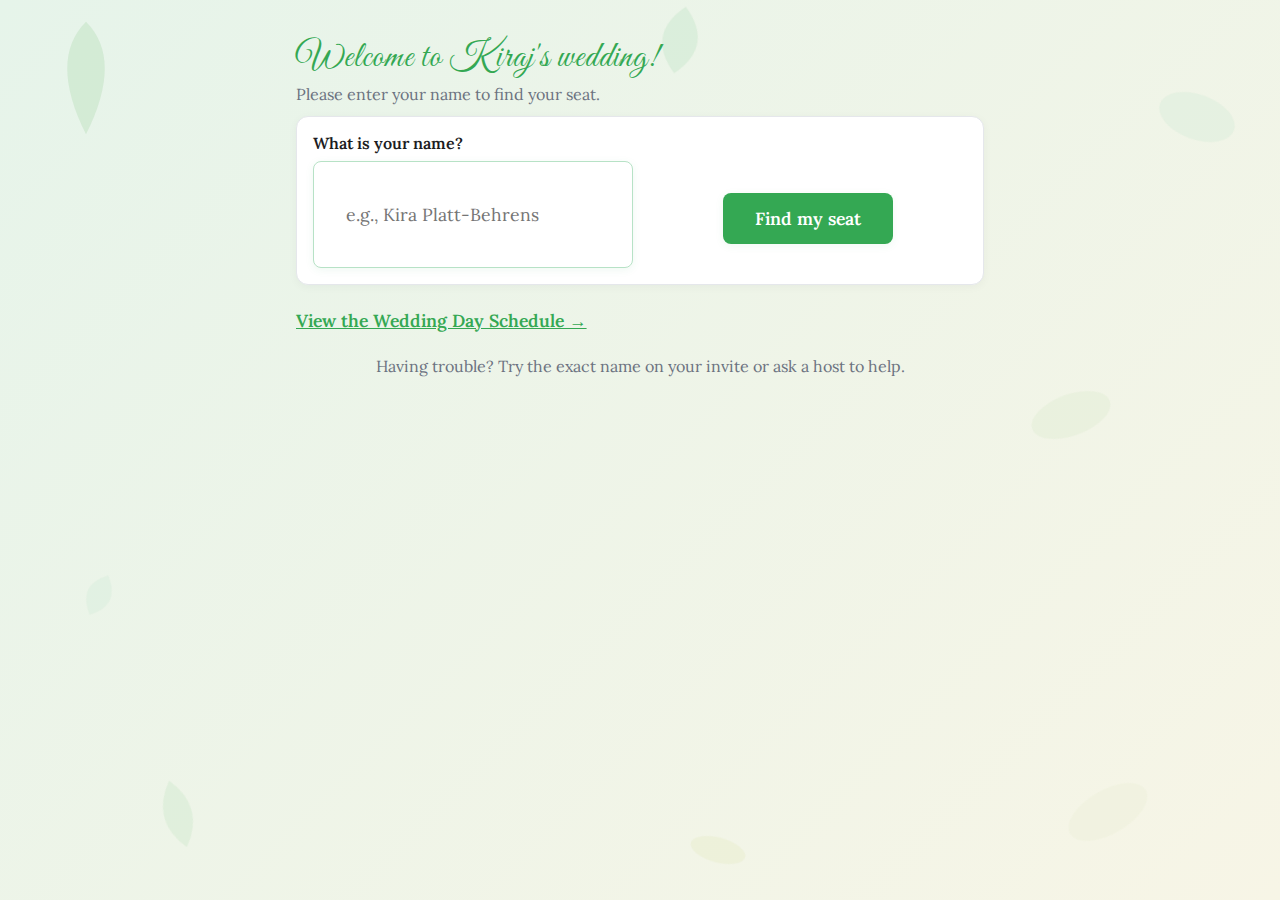
<file: index.html>
<!doctype html>
<html lang="en">
<head>
  <meta charset="utf-8" />
  <meta name="viewport" content="width=device-width, initial-scale=1" />
  <title>Kiraj Wedding Seating Lookup</title>
  <meta name="description" content="Find your wedding seat." />
  <link rel="stylesheet" href="style.css" />
  <link href="https://fonts.googleapis.com/css2?family=Great+Vibes&family=Lora:wght@400;600&display=swap" rel="stylesheet">
  <style>
    #name-input {
      padding: 14px 32px;
      font-size: 1.1rem;
      border-radius: 8px;
      box-shadow: 0 2px 8px rgba(52,168,83,0.08);
      border: 1px solid #b7e2c6;
      max-width: 320px;
      margin-right: 8px;
      font-family: 'Lora', serif;
    }
    body {
      font-family: 'Lora', serif;
      background: linear-gradient(135deg, #e6f4ea 0%, #f7f5e6 100%);
      min-height: 100vh;
      position: relative;
      overflow-x: hidden;
    }
    h1, h2, h3 {
      font-family: 'Great Vibes', cursive;
      font-weight: 400;
      font-size: 2.2rem;
      color: #34a853;
      letter-spacing: 1px;
    }
    .sub, label, .muted, nav a, button, .lookup-btn {
      font-family: 'Lora', serif;
    }
    .muted {
      font-size: 1rem;
      color: #6b7280;
    }
    /* ...existing botanical and accent styles... */
    .botanical-bg {
      position: fixed;
      top: 0; left: 0; width: 100vw; height: 100vh;
      pointer-events: none;
      z-index: 0;
    }
    .botanical-leaf {
      position: absolute;
      opacity: 0.18;
      filter: blur(0.5px);
    }
    .leaf1 { left: 2vw; top: 2vh; width: 120px; }
    .leaf2 { right: 3vw; top: 8vh; width: 90px; transform: rotate(20deg); }
    .leaf3 { left: 10vw; bottom: 4vh; width: 100px; transform: rotate(-15deg); }
    .leaf4 { right: 8vw; bottom: 2vh; width: 140px; transform: rotate(-30deg); }
    .leaf5 { left: 50vw; top: 0vh; width: 80px; transform: rotate(10deg); }
    .leaf6 { right: 12vw; top: 40vh; width: 110px; transform: rotate(-20deg); }
    .leaf7 { left: 5vw; bottom: 30vh; width: 70px; transform: rotate(25deg); }
    .leaf8 { right: 40vw; bottom: 0vh; width: 100px; transform: rotate(15deg); }
    :root {
      --accent: #34a853;
    }
    .lookup-btn, button[type="submit"] {
      display: block;
      margin: 32px auto 24px auto;
      padding: 14px 32px;
      background: var(--accent, #34a853);
      color: #fff;
      font-weight: 600;
      font-size: 1.1rem;
      border-radius: 8px;
      text-decoration: none;
      box-shadow: 0 2px 8px rgba(52,168,83,0.08);
      transition: background 0.2s, color 0.2s, box-shadow 0.2s;
      text-align: center;
      max-width: 320px;
      border: none;
      cursor: pointer;
    }
    .lookup-btn:hover, button[type="submit"]:hover {
      background: #81c995;
      color: #fff;
      box-shadow: 0 4px 16px rgba(52,168,83,0.12);
    }
    nav a {
      color: var(--accent, #34a853) !important;
      font-weight: 600;
      font-size: 1.1em;
      transition: color 0.2s;
    }
    nav a:hover {
      color: #81c995 !important;
    }
    .suggestion {
      background: #e6f4ea;
      color: var(--accent, #34a853);
      border-left: 4px solid var(--accent, #34a853);
      box-shadow: 0 2px 8px rgba(52,168,83,0.08);
      border-radius: 6px;
      padding: 8px 16px;
      margin-bottom: 8px;
      cursor: pointer;
      transition: background 0.2s, color 0.2s;
    }
    .suggestion.selected {
      background: #fffbe6;
      color: #f59e42;
      border-left: 4px solid #f59e42;
    }
    #status {
      margin-top: 16px;
      color: #34a853;
      font-weight: 600;
    }
  </style>
  <style>
    body {
      background: linear-gradient(135deg, #e6f4ea 0%, #f7f5e6 100%);
      min-height: 100vh;
      position: relative;
      overflow-x: hidden;
    }
    .botanical-bg {
      position: fixed;
      top: 0; left: 0; width: 100vw; height: 100vh;
      pointer-events: none;
      z-index: 0;
    }
    .botanical-leaf {
      position: absolute;
      opacity: 0.18;
      filter: blur(0.5px);
    }
    .leaf1 { left: 2vw; top: 2vh; width: 120px; }
    .leaf2 { right: 3vw; top: 8vh; width: 90px; transform: rotate(20deg); }
    .leaf3 { left: 10vw; bottom: 4vh; width: 100px; transform: rotate(-15deg); }
    .leaf4 { right: 8vw; bottom: 2vh; width: 140px; transform: rotate(-30deg); }
    .leaf5 { left: 50vw; top: 0vh; width: 80px; transform: rotate(10deg); }
    .leaf6 { right: 12vw; top: 40vh; width: 110px; transform: rotate(-20deg); }
    .leaf7 { left: 5vw; bottom: 30vh; width: 70px; transform: rotate(25deg); }
    .leaf8 { right: 40vw; bottom: 0vh; width: 100px; transform: rotate(15deg); }
    :root {
      --accent: #34a853;
    }
    .lookup-btn, button[type="submit"] {
      display: block;
      margin: 32px auto 24px auto;
      padding: 14px 32px;
      background: var(--accent, #34a853);
      color: #fff;
      font-weight: 600;
      font-size: 1.1rem;
      border-radius: 8px;
      text-decoration: none;
      box-shadow: 0 2px 8px rgba(52,168,83,0.08);
      transition: background 0.2s, color 0.2s, box-shadow 0.2s;
      text-align: center;
      max-width: 320px;
      border: none;
      cursor: pointer;
    }
    .lookup-btn:hover, button[type="submit"]:hover {
      background: #81c995;
      color: #fff;
      box-shadow: 0 4px 16px rgba(52,168,83,0.12);
    }
    nav a {
      color: var(--accent, #34a853) !important;
      font-weight: 600;
      font-size: 1.1em;
      transition: color 0.2s;
    }
    nav a:hover {
      color: #81c995 !important;
    }
    .suggestion {
      background: #e6f4ea;
      color: var(--accent, #34a853);
      border-left: 4px solid var(--accent, #34a853);
      box-shadow: 0 2px 8px rgba(52,168,83,0.08);
      border-radius: 6px;
      padding: 8px 16px;
      margin-bottom: 8px;
      cursor: pointer;
      transition: background 0.2s, color 0.2s;
    }
    .suggestion.selected {
      background: #fffbe6;
      color: #f59e42;
      border-left: 4px solid #f59e42;
    }
    #status {
      margin-top: 16px;
      color: #34a853;
      font-weight: 600;
    }
  </style>
</head>
<body>
  <div class="botanical-bg">
    <svg class="botanical-leaf leaf1" viewBox="0 0 64 64"><path d="M32 2 Q52 22 32 62 Q12 22 32 2 Z" fill="#7cbf7b"/></svg>
    <svg class="botanical-leaf leaf2" viewBox="0 0 64 64"><ellipse cx="32" cy="32" rx="28" ry="16" fill="#b6e2c6"/></svg>
    <svg class="botanical-leaf leaf3" viewBox="0 0 64 64"><path d="M32 10 Q50 32 32 54 Q14 32 32 10 Z" fill="#a3d9a5"/></svg>
    <svg class="botanical-leaf leaf4" viewBox="0 0 64 64"><ellipse cx="32" cy="32" rx="20" ry="10" fill="#e2eac6"/></svg>
    <svg class="botanical-leaf leaf5" viewBox="0 0 64 64"><path d="M32 5 Q60 32 32 59 Q4 32 32 5 Z" fill="#8fd19e"/></svg>
    <svg class="botanical-leaf leaf6" viewBox="0 0 64 64"><ellipse cx="32" cy="32" rx="24" ry="12" fill="#c6e2b6"/></svg>
    <svg class="botanical-leaf leaf7" viewBox="0 0 64 64"><path d="M32 12 Q54 32 32 52 Q10 32 32 12 Z" fill="#b7e2c6"/></svg>
    <svg class="botanical-leaf leaf8" viewBox="0 0 64 64"><ellipse cx="32" cy="32" rx="18" ry="8" fill="#d9e2a3"/></svg>
  </div>
  <main class="container">
    <header>
      <h1>Welcome to Kiraj's wedding!</h1>
      <p class="sub">Please enter your name to find your seat.</p>
    </header>

    <form id="lookup-form" class="card">
      <label for="name-input">What is your name?</label>
      <div class="input-row">
        <input id="name-input" name="name" type="text" placeholder="e.g., Kira Platt-Behrens" autocomplete="name" required />
        <button type="submit" class="lookup-btn">Find my seat</button>
      </div>
    </form>
    <div id="status"></div>
    <section id="result" aria-live="polite"></section>
    <section id="suggestions" aria-live="polite"></section>

    <nav style="margin: 24px 0 0 0;">
      <a href="schedule.html" style="color: var(--accent); font-weight: 600; font-size: 1.1em;">View the Wedding Day Schedule &rarr;</a>
    </nav>
    <footer>
      <p class="muted">Having trouble? Try the exact name on your invite or ask a host to help.</p>
    </footer>
  </main>

  <script src="app.js"></script>
</body>
</html>
</file>
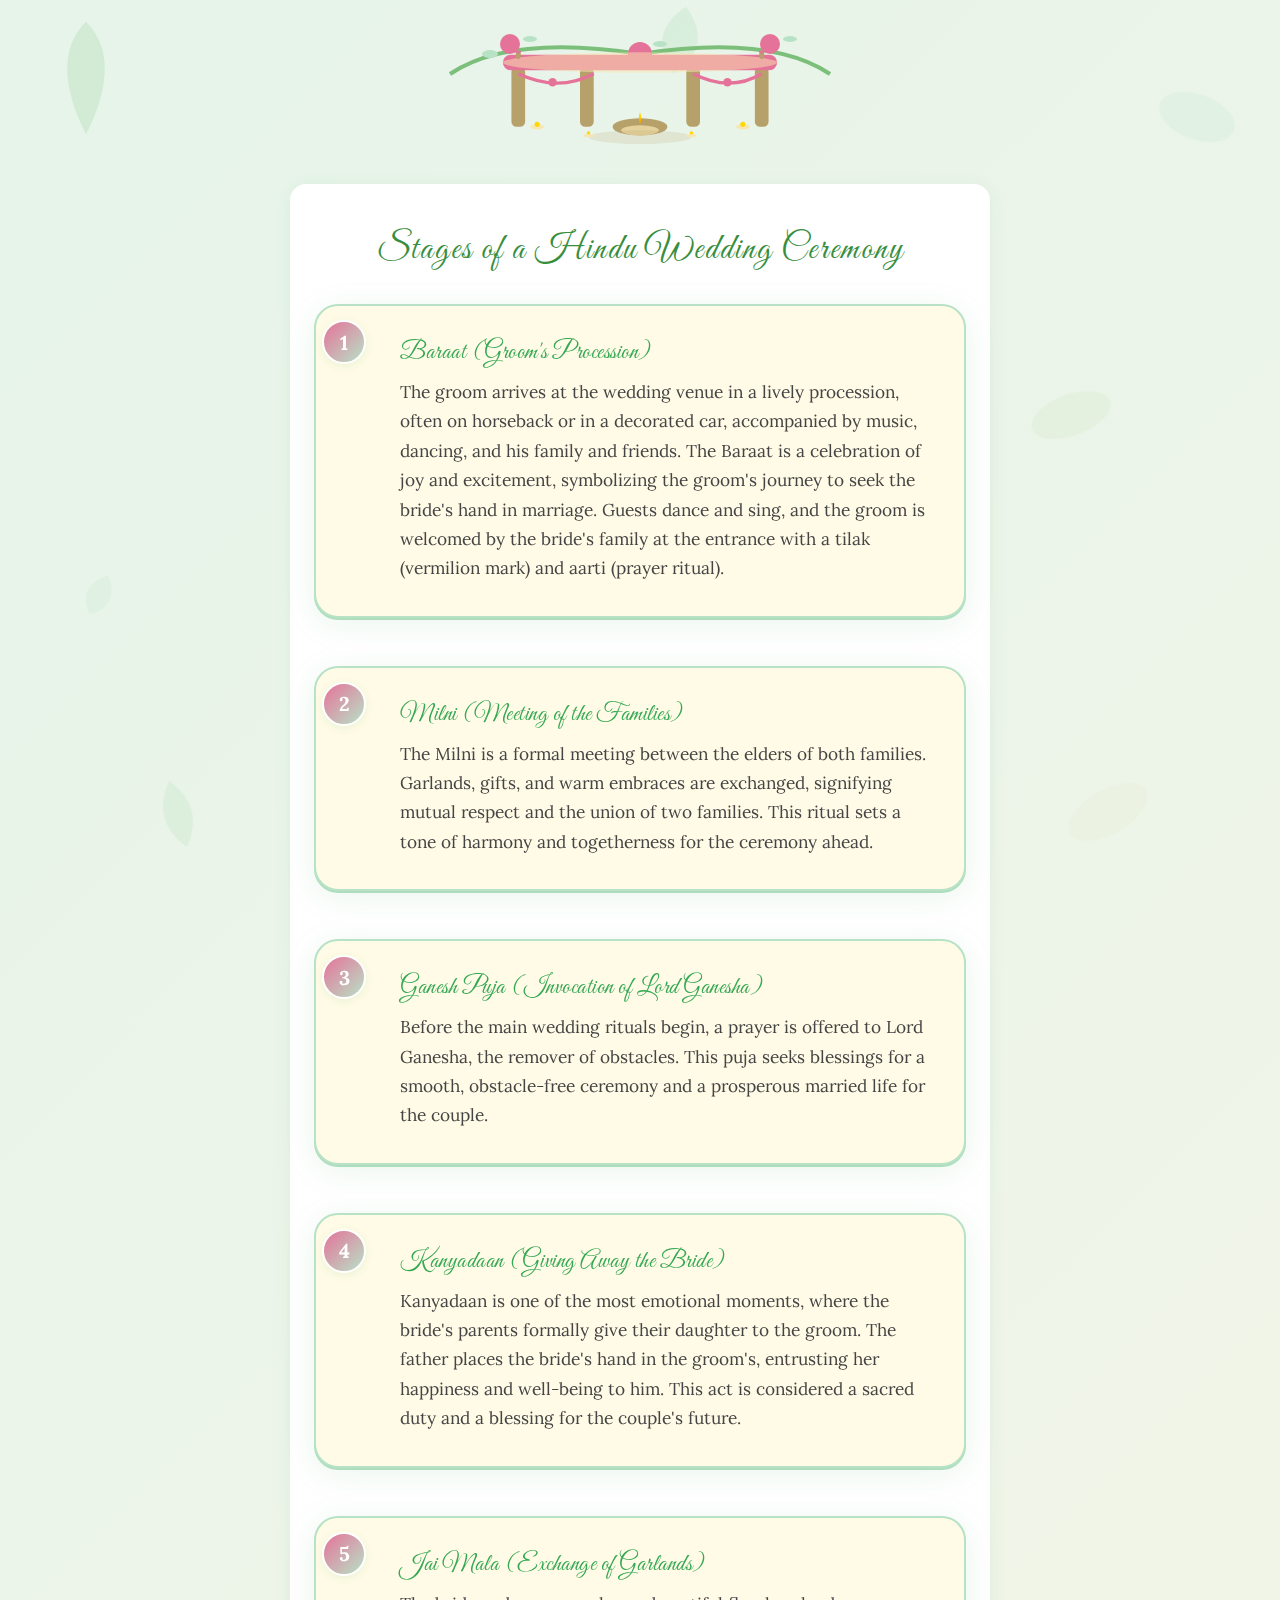
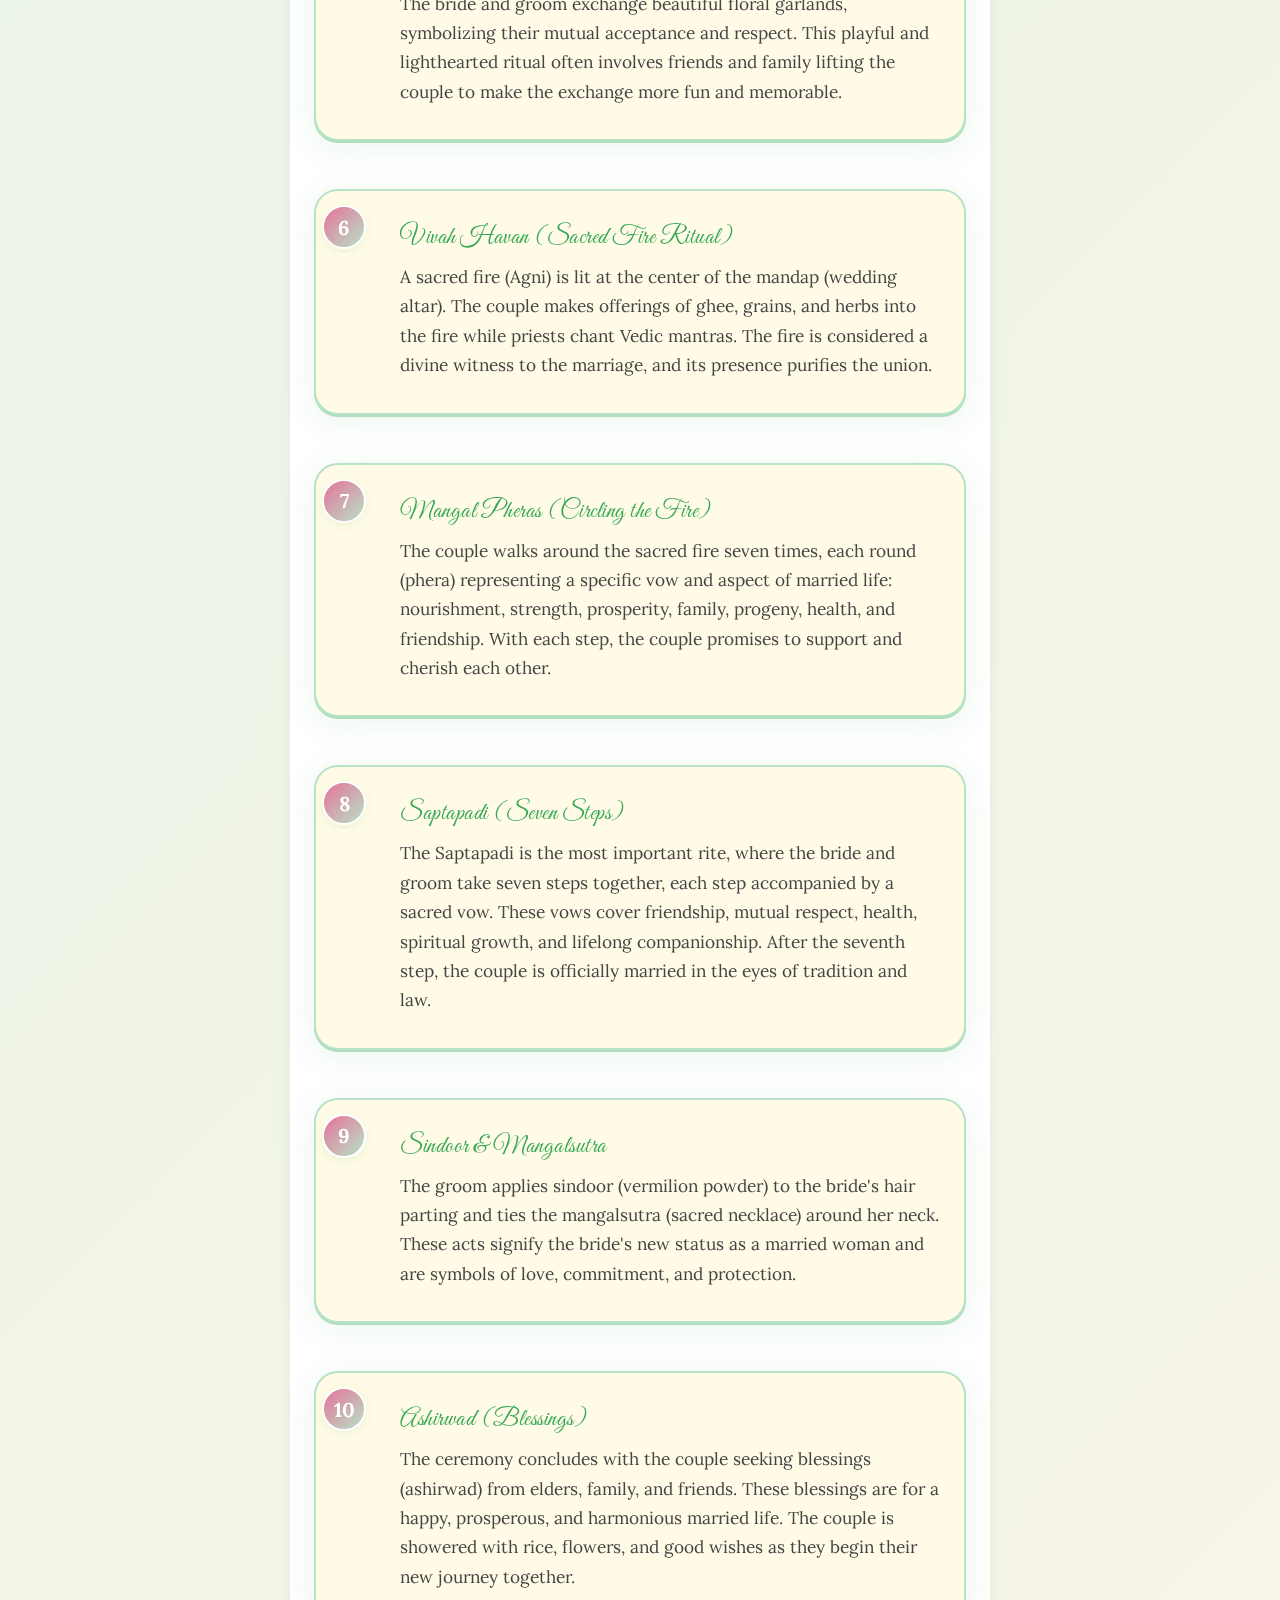
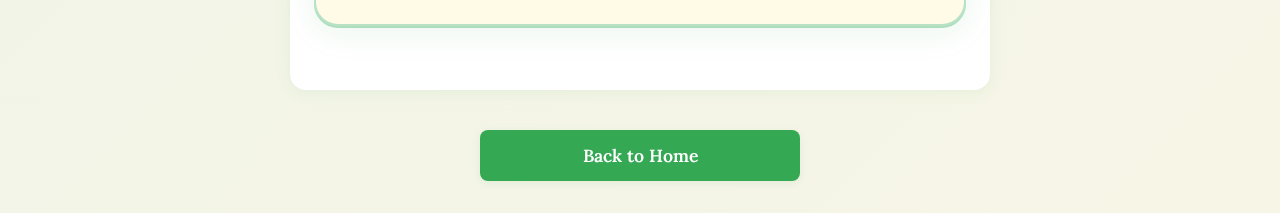
<file: hindu-ceremony.html>
<!DOCTYPE html>
<html lang="en">
<head>
  <meta charset="UTF-8">
  <meta name="viewport" content="width=device-width, initial-scale=1.0">
  <title>Hindu Wedding Ceremony Information</title>
  <link rel="stylesheet" href="style.css">
  <link href="https://fonts.googleapis.com/css2?family=Great+Vibes&family=Lora:wght@400;600&display=swap" rel="stylesheet">
  <style>
    .floral-garland {
      position: absolute;
      top: 0; left: 50%;
      transform: translateX(-50%);
      width: 420px;
      height: 60px;
      z-index: 3;
      pointer-events: none;
      margin-bottom: 16px;
    }
    .botanical-bg {
      position: fixed;
      top: 0; left: 0; width: 100vw; height: 100vh;
      pointer-events: none;
      z-index: 0;
    }
    .botanical-leaf {
      position: absolute;
      opacity: 0.18;
      filter: blur(0.5px);
    }
    .leaf1 { left: 2vw; top: 2vh; width: 120px; }
    .leaf2 { right: 3vw; top: 8vh; width: 90px; transform: rotate(20deg); }
    .leaf3 { left: 10vw; bottom: 4vh; width: 100px; transform: rotate(-15deg); }
    .leaf4 { right: 8vw; bottom: 2vh; width: 140px; transform: rotate(-30deg); }
    .leaf5 { left: 50vw; top: 0vh; width: 80px; transform: rotate(10deg); }
    .leaf6 { right: 12vw; top: 40vh; width: 110px; transform: rotate(-20deg); }
    .leaf7 { left: 5vw; bottom: 30vh; width: 70px; transform: rotate(25deg); }
    .leaf8 { right: 40vw; bottom: 0vh; width: 100px; transform: rotate(15deg); }
    body {
      font-family: 'Lora', serif;
      background: linear-gradient(135deg, #e6f4ea 0%, #f7f5e6 100%);
      min-height: 100vh;
      position: relative;
      overflow-x: hidden;
    }
    h1, h2, h3 {
      font-family: 'Great Vibes', cursive;
      font-weight: 400;
      color: #34a853;
      letter-spacing: 1px;
    }
    .container {
      max-width: 700px;
      margin: 40px auto 32px auto;
      background: #fff;
      border-radius: 16px;
      box-shadow: 0 2px 16px rgba(52,168,83,0.08);
      padding: 32px 24px 32px 24px;
    }
    .stage {
      margin-bottom: 32px;
      padding-bottom: 16px;
      border-bottom: 0;
      position: relative;
    }
    .stage:not(:last-child)::after {
      content: '';
      display: block;
      width: 60px;
      height: 0;
      border-bottom: 2px dashed #b7e2c6;
      margin: 24px auto 0 auto;
      opacity: 0.7;
    }
    .stage-title {
      font-size: 1.4rem;
      color: #388e3c;
      margin-bottom: 8px;
      font-family: 'Lora', serif;
    }
    .stage-desc {
      font-size: 1.08rem;
      color: #444;
      line-height: 1.7;
    }
    .return-btn {
      display: block;
      margin: 40px auto 0 auto;
      padding: 14px 32px;
      background: var(--accent, #34a853);
      color: #fff;
      font-weight: 600;
      font-size: 1.1rem;
      border-radius: 8px;
      text-decoration: none;
      box-shadow: 0 2px 8px rgba(52,168,83,0.10);
      transition: background 0.2s, color 0.2s, box-shadow 0.2s;
      text-align: center;
      max-width: 320px;
    }
    .return-btn:hover {
      background: #81c995;
      color: #fff;
      box-shadow: 0 4px 16px rgba(52,168,83,0.18);
    }
    .confetti {
      position: fixed;
      top: 0; left: 0; width: 100vw; height: 100vh;
      pointer-events: none;
      z-index: 0;
    }
    .confetti-dot {
      position: absolute;
      border-radius: 50%;
      opacity: 0.7;
      animation: confetti-fall 6s linear infinite;
    }
    @keyframes confetti-fall {
      0% { transform: translateY(-10vh) scale(1); opacity: 0.7; }
      80% { opacity: 0.7; }
      100% { transform: translateY(110vh) scale(1.1); opacity: 0; }
    }
    @media (max-width: 600px) {
      .container {
        padding: 12px 4px 24px 4px;
      }
      h1 {
        font-size: 1.5rem;
      }
      .stage-title {
        font-size: 1.1rem;
        font-family: 'Lora', serif;
      }
    }
    .ceremony-cards {
      display: flex;
      flex-wrap: wrap;
      gap: 32px;
      justify-content: center;
      margin-top: 32px;
      margin-bottom: 32px;
    }
    .ceremony-card {
      background: linear-gradient(135deg, #fffbe6 0%, #e6f4ea 100%);
      border-radius: 18px;
      box-shadow: 0 4px 24px rgba(52,168,83,0.10), 0 1.5px 0 #b7e2c6;
      padding: 32px 28px 28px 28px;
      max-width: 340px;
      min-width: 260px;
      flex: 1 1 280px;
      position: relative;
      transition: transform 0.18s, box-shadow 0.18s;
      border: 1.5px solid #b7e2c6;
      margin-bottom: 0;
    }
    .ceremony-card:hover {
      transform: translateY(-6px) scale(1.025);
      box-shadow: 0 8px 32px rgba(52,168,83,0.18), 0 2px 0 #b7e2c6;
      z-index: 2;
    }
    .ceremony-card h2 {
      font-family: 'Great Vibes', cursive;
      font-size: 1.35rem;
      color: #34a853;
      margin-bottom: 10px;
      margin-top: 0;
      letter-spacing: 0.5px;
    }
    .ceremony-card p {
      font-size: 1.08rem;
      color: #444;
      line-height: 1.7;
      margin: 0;
    }
    .card-number {
      position: absolute;
      top: 18px;
      left: 18px;
      background: linear-gradient(135deg, #e57399 0%, #b7e2c6 100%);
      color: #fff;
      font-family: 'Lora', serif;
      font-size: 1.25rem;
      font-weight: bold;
      width: 44px;
      height: 44px;
      border-radius: 50%;
      display: flex;
      align-items: center;
      justify-content: center;
      box-shadow: 0 2px 8px rgba(52,168,83,0.10);
      border: 2.5px solid #fff;
      z-index: 3;
    }
    .book-content {
      flex: 1;
      display: flex;
      flex-direction: column;
      justify-content: center;
      position: relative;
      padding-left: 60px;
    }
    @media (max-width: 800px) {
      .ceremony-cards {
        flex-direction: column;
        align-items: center;
      }
      .ceremony-card {
        max-width: 98vw;
        min-width: 0;
      }
    }
    .book-layout {
      display: flex;
      flex-direction: column;
      gap: 48px;
      margin-top: 32px;
      margin-bottom: 32px;
      align-items: center;
    }
    .book-page {
      display: flex;
      flex-direction: row;
      background: #fffbe6;
      border-radius: 24px;
      box-shadow: 0 6px 32px rgba(52,168,83,0.10), 0 2px 0 #b7e2c6;
      max-width: 800px;
      width: 100%;
      padding: 32px 24px;
      position: relative;
      border: 2px solid #b7e2c6;
      overflow: hidden;
    }
    .book-content {
      flex: 1;
      display: flex;
      flex-direction: column;
      justify-content: center;
      position: relative;
      padding-left: 60px;
    }
    .book-content h2 {
      font-family: 'Great Vibes', cursive;
      font-size: 1.5rem;
      color: #34a853;
      margin-bottom: 10px;
      margin-top: 0;
      letter-spacing: 0.5px;
    }
    .book-content p {
      font-size: 1.08rem;
      color: #444;
      line-height: 1.7;
      margin: 0;
    }
    .card-number {
      position: absolute;
      top: -18px;
      left: -18px;
      background: linear-gradient(135deg, #e57399 0%, #b7e2c6 100%);
      color: #fff;
      font-family: 'Lora', serif;
      font-size: 1.25rem;
      font-weight: bold;
      width: 44px;
      height: 44px;
      border-radius: 50%;
      display: flex;
      align-items: center;
      justify-content: center;
      box-shadow: 0 2px 8px rgba(52,168,83,0.10);
      border: 2.5px solid #fff;
      z-index: 3;
    }
    @media (max-width: 900px) {
      .book-page {
        flex-direction: column;
        align-items: center;
      }
    }
  </style>
</head>
<body>
  <!-- Animated Mandap Illustration with more detail -->
  <div style="width:100%;display:flex;justify-content:center;margin-top:24px;margin-bottom:16px;z-index:10;position:relative;">
    <svg viewBox="0 0 360 140" width="340" height="120" style="max-width:95vw;">
      <!-- Mandap pillars -->
      <rect x="30" y="50" width="16" height="70" rx="6" fill="#b7a16a"/>
      <rect x="314" y="50" width="16" height="70" rx="6" fill="#b7a16a"/>
      <rect x="110" y="50" width="16" height="70" rx="6" fill="#b7a16a"/>
      <rect x="234" y="50" width="16" height="70" rx="6" fill="#b7a16a"/>
      <!-- Mandap canopy -->
      <rect x="20" y="36" width="320" height="18" rx="9" fill="#e57399"/>
      <ellipse cx="180" cy="45" rx="160" ry="12" fill="#f7e6b2" opacity="0.5"/>
      <!-- Garlands -->
      <path d="M38,58 Q85,80 126,58" stroke="#e57399" stroke-width="4" fill="none"/>
      <path d="M242,58 Q285,80 322,58" stroke="#e57399" stroke-width="4" fill="none"/>
      <circle cx="78" cy="68" r="5" fill="#e57399"/>
      <circle cx="282" cy="68" r="5" fill="#e57399"/>
      <!-- Sacred fire base -->
      <ellipse cx="180" cy="120" rx="32" ry="10" fill="#b7a16a"/>
      <ellipse cx="180" cy="124" rx="22" ry="6" fill="#f7e6b2" opacity="0.7"/>
      <!-- Sacred fire (animated) -->
      <g>
        <animateTransform attributeName="transform" type="translate" values="0,0;0,-2;0,0" keyTimes="0;0.5;1" dur="1.2s" repeatCount="indefinite"/>
        <path d="M180 118 Q178 110 180 106 Q182 110 180 118 Z" fill="#ffd700">
          <animate attributeName="d" values="M180 118 Q178 110 180 106 Q182 110 180 118 Z;M180 118 Q177 112 180 104 Q183 112 180 118 Z;M180 118 Q178 110 180 106 Q182 110 180 118 Z" keyTimes="0;0.5;1" dur="1.2s" repeatCount="indefinite"/>
        </path>
        <path d="M180 118 Q179 114 180 110 Q181 114 180 118 Z" fill="#ff9800" opacity="0.8">
          <animate attributeName="d" values="M180 118 Q179 114 180 110 Q181 114 180 118 Z;M180 118 Q178 115 180 109 Q182 115 180 118 Z;M180 118 Q179 114 180 110 Q181 114 180 118 Z" keyTimes="0;0.5;1" dur="1.2s" repeatCount="indefinite"/>
        </path>
        <path d="M180 118 Q180 116 180 114 Q180 116 180 118 Z" fill="#e57300" opacity="0.7">
          <animate attributeName="d" values="M180 118 Q180 116 180 114 Q180 116 180 118 Z;M180 118 Q179 117 180 113 Q181 117 180 118 Z;M180 118 Q180 116 180 114 Q180 116 180 118 Z" keyTimes="0;0.5;1" dur="1.2s" repeatCount="indefinite"/>
        </path>
      </g>
      <!-- Mandap floor shadow -->
      <ellipse cx="180" cy="132" rx="60" ry="8" fill="#b7a16a" opacity="0.18"/>
      <!-- Decorative diyas -->
      <g>
        <ellipse cx="60" cy="120" rx="8" ry="3" fill="#f7e6b2"/>
        <ellipse cx="300" cy="120" rx="8" ry="3" fill="#f7e6b2"/>
        <ellipse cx="120" cy="130" rx="6" ry="2" fill="#f7e6b2"/>
        <ellipse cx="240" cy="130" rx="6" ry="2" fill="#f7e6b2"/>
        <circle cx="60" cy="117" r="3" fill="#ffd700"/>
        <circle cx="300" cy="117" r="3" fill="#ffd700"/>
        <circle cx="120" cy="127" r="2" fill="#ffd700"/>
        <circle cx="240" cy="127" r="2" fill="#ffd700"/>
      </g>
      <!-- Mandap bells -->
      <g>
        <ellipse cx="38" cy="36" rx="3" ry="5" fill="#b7a16a"/>
        <ellipse cx="322" cy="36" rx="3" ry="5" fill="#b7a16a"/>
        <rect x="35" y="31" width="6" height="3" rx="1.5" fill="#e57399"/>
        <rect x="319" y="31" width="6" height="3" rx="1.5" fill="#e57399"/>
      </g>
    </svg>
  </div>
  <svg class="floral-garland" viewBox="0 0 420 60">
    <path d="M20,50 Q80,10 210,30 Q340,10 400,50" stroke="#7cbf7b" stroke-width="4" fill="none"/>
    <circle cx="80" cy="20" r="10" fill="#e57399"/>
    <circle cx="210" cy="30" r="12" fill="#e57399"/>
    <circle cx="340" cy="20" r="10" fill="#e57399"/>
    <ellipse cx="60" cy="30" rx="8" ry="4" fill="#b7e2c6"/>
    <ellipse cx="100" cy="15" rx="7" ry="3" fill="#b7e2c6"/>
    <ellipse cx="190" cy="40" rx="8" ry="4" fill="#b7e2c6"/>
    <ellipse cx="230" cy="20" rx="7" ry="3" fill="#b7e2c6"/>
    <ellipse cx="320" cy="35" rx="8" ry="4" fill="#b7e2c6"/>
    <ellipse cx="360" cy="15" rx="7" ry="3" fill="#b7e2c6"/>
  </svg>
  <div class="botanical-bg">
    <svg class="botanical-leaf leaf1" viewBox="0 0 64 64"><path d="M32 2 Q52 22 32 62 Q12 22 32 2 Z" fill="#7cbf7b"/></svg>
    <svg class="botanical-leaf leaf2" viewBox="0 0 64 64"><ellipse cx="32" cy="32" rx="28" ry="16" fill="#b6e2c6"/></svg>
    <svg class="botanical-leaf leaf3" viewBox="0 0 64 64"><path d="M32 10 Q50 32 32 54 Q14 32 32 10 Z" fill="#a3d9a5"/></svg>
    <svg class="botanical-leaf leaf4" viewBox="0 0 64 64"><ellipse cx="32" cy="32" rx="20" ry="10" fill="#e2eac6"/></svg>
    <svg class="botanical-leaf leaf5" viewBox="0 0 64 64"><path d="M32 5 Q60 32 32 59 Q4 32 32 5 Z" fill="#8fd19e"/></svg>
    <svg class="botanical-leaf leaf6" viewBox="0 0 64 64"><ellipse cx="32" cy="32" rx="24" ry="12" fill="#c6e2b6"/></svg>
    <svg class="botanical-leaf leaf7" viewBox="0 0 64 64"><path d="M32 12 Q54 32 32 52 Q10 32 32 12 Z" fill="#b7e2c6"/></svg>
    <svg class="botanical-leaf leaf8" viewBox="0 0 64 64"><ellipse cx="32" cy="32" rx="18" ry="8" fill="#d9e2a3"/></svg>
  </div>
  <div class="container">
    <h1 style="font-family:'Great Vibes',cursive;font-size:2.2rem;text-align:center;margin-bottom:32px;letter-spacing:2px;color:#388e3c;">Stages of a Hindu Wedding Ceremony</h1>
    <div class="book-layout">
      <div class="book-page">
        <div class="book-content">
          <div class="card-number">1</div>
          <h2>Baraat (Groom's Procession)</h2>
          <p>The groom arrives at the wedding venue in a lively procession, often on horseback or in a decorated car, accompanied by music, dancing, and his family and friends. The Baraat is a celebration of joy and excitement, symbolizing the groom's journey to seek the bride's hand in marriage. Guests dance and sing, and the groom is welcomed by the bride's family at the entrance with a tilak (vermilion mark) and aarti (prayer ritual).</p>
        </div>
      </div>
      <div class="book-page">
        <div class="book-content">
          <div class="card-number">2</div>
          <h2>Milni (Meeting of the Families)</h2>
          <p>The Milni is a formal meeting between the elders of both families. Garlands, gifts, and warm embraces are exchanged, signifying mutual respect and the union of two families. This ritual sets a tone of harmony and togetherness for the ceremony ahead.</p>
        </div>
      </div>
      <div class="book-page">
        <div class="book-content">
          <div class="card-number">3</div>
          <h2>Ganesh Puja (Invocation of Lord Ganesha)</h2>
          <p>Before the main wedding rituals begin, a prayer is offered to Lord Ganesha, the remover of obstacles. This puja seeks blessings for a smooth, obstacle-free ceremony and a prosperous married life for the couple.</p>
        </div>
      </div>
      <div class="book-page">
        <div class="book-content">
          <div class="card-number">4</div>
          <h2>Kanyadaan (Giving Away the Bride)</h2>
          <p>Kanyadaan is one of the most emotional moments, where the bride's parents formally give their daughter to the groom. The father places the bride's hand in the groom's, entrusting her happiness and well-being to him. This act is considered a sacred duty and a blessing for the couple's future.</p>
        </div>
      </div>
      <div class="book-page">
        <div class="book-content">
          <div class="card-number">5</div>
          <h2>Jai Mala (Exchange of Garlands)</h2>
          <p>The bride and groom exchange beautiful floral garlands, symbolizing their mutual acceptance and respect. This playful and lighthearted ritual often involves friends and family lifting the couple to make the exchange more fun and memorable.</p>
        </div>
      </div>
      <div class="book-page">
        <div class="book-content">
          <div class="card-number">6</div>
          <h2>Vivah Havan (Sacred Fire Ritual)</h2>
          <p>A sacred fire (Agni) is lit at the center of the mandap (wedding altar). The couple makes offerings of ghee, grains, and herbs into the fire while priests chant Vedic mantras. The fire is considered a divine witness to the marriage, and its presence purifies the union.</p>
        </div>
      </div>
      <div class="book-page">
        <div class="book-content">
          <div class="card-number">7</div>
          <h2>Mangal Pheras (Circling the Fire)</h2>
          <p>The couple walks around the sacred fire seven times, each round (phera) representing a specific vow and aspect of married life: nourishment, strength, prosperity, family, progeny, health, and friendship. With each step, the couple promises to support and cherish each other.</p>
        </div>
      </div>
      <div class="book-page">
        <div class="book-content">
          <div class="card-number">8</div>
          <h2>Saptapadi (Seven Steps)</h2>
          <p>The Saptapadi is the most important rite, where the bride and groom take seven steps together, each step accompanied by a sacred vow. These vows cover friendship, mutual respect, health, spiritual growth, and lifelong companionship. After the seventh step, the couple is officially married in the eyes of tradition and law.</p>
        </div>
      </div>
      <div class="book-page">
        <div class="book-content">
          <div class="card-number">9</div>
          <h2>Sindoor & Mangalsutra</h2>
          <p>The groom applies sindoor (vermilion powder) to the bride's hair parting and ties the mangalsutra (sacred necklace) around her neck. These acts signify the bride's new status as a married woman and are symbols of love, commitment, and protection.</p>
        </div>
      </div>
      <div class="book-page">
        <div class="book-content">
          <div class="card-number">10</div>
          <h2>Ashirwad (Blessings)</h2>
          <p>The ceremony concludes with the couple seeking blessings (ashirwad) from elders, family, and friends. These blessings are for a happy, prosperous, and harmonious married life. The couple is showered with rice, flowers, and good wishes as they begin their new journey together.</p>
        </div>
      </div>
    </div>
    <!-- Decorative elements for elegance -->
    <!-- (Floral garland and botanical background already added above) -->
  </div> <!-- close .container -->
  <a href="index.html" class="return-btn" style="background:#34a853;margin:40px auto 32px auto;display:block;max-width:320px;position:relative;z-index:10;">Back to Home</a>
</body>
</html>
</file>
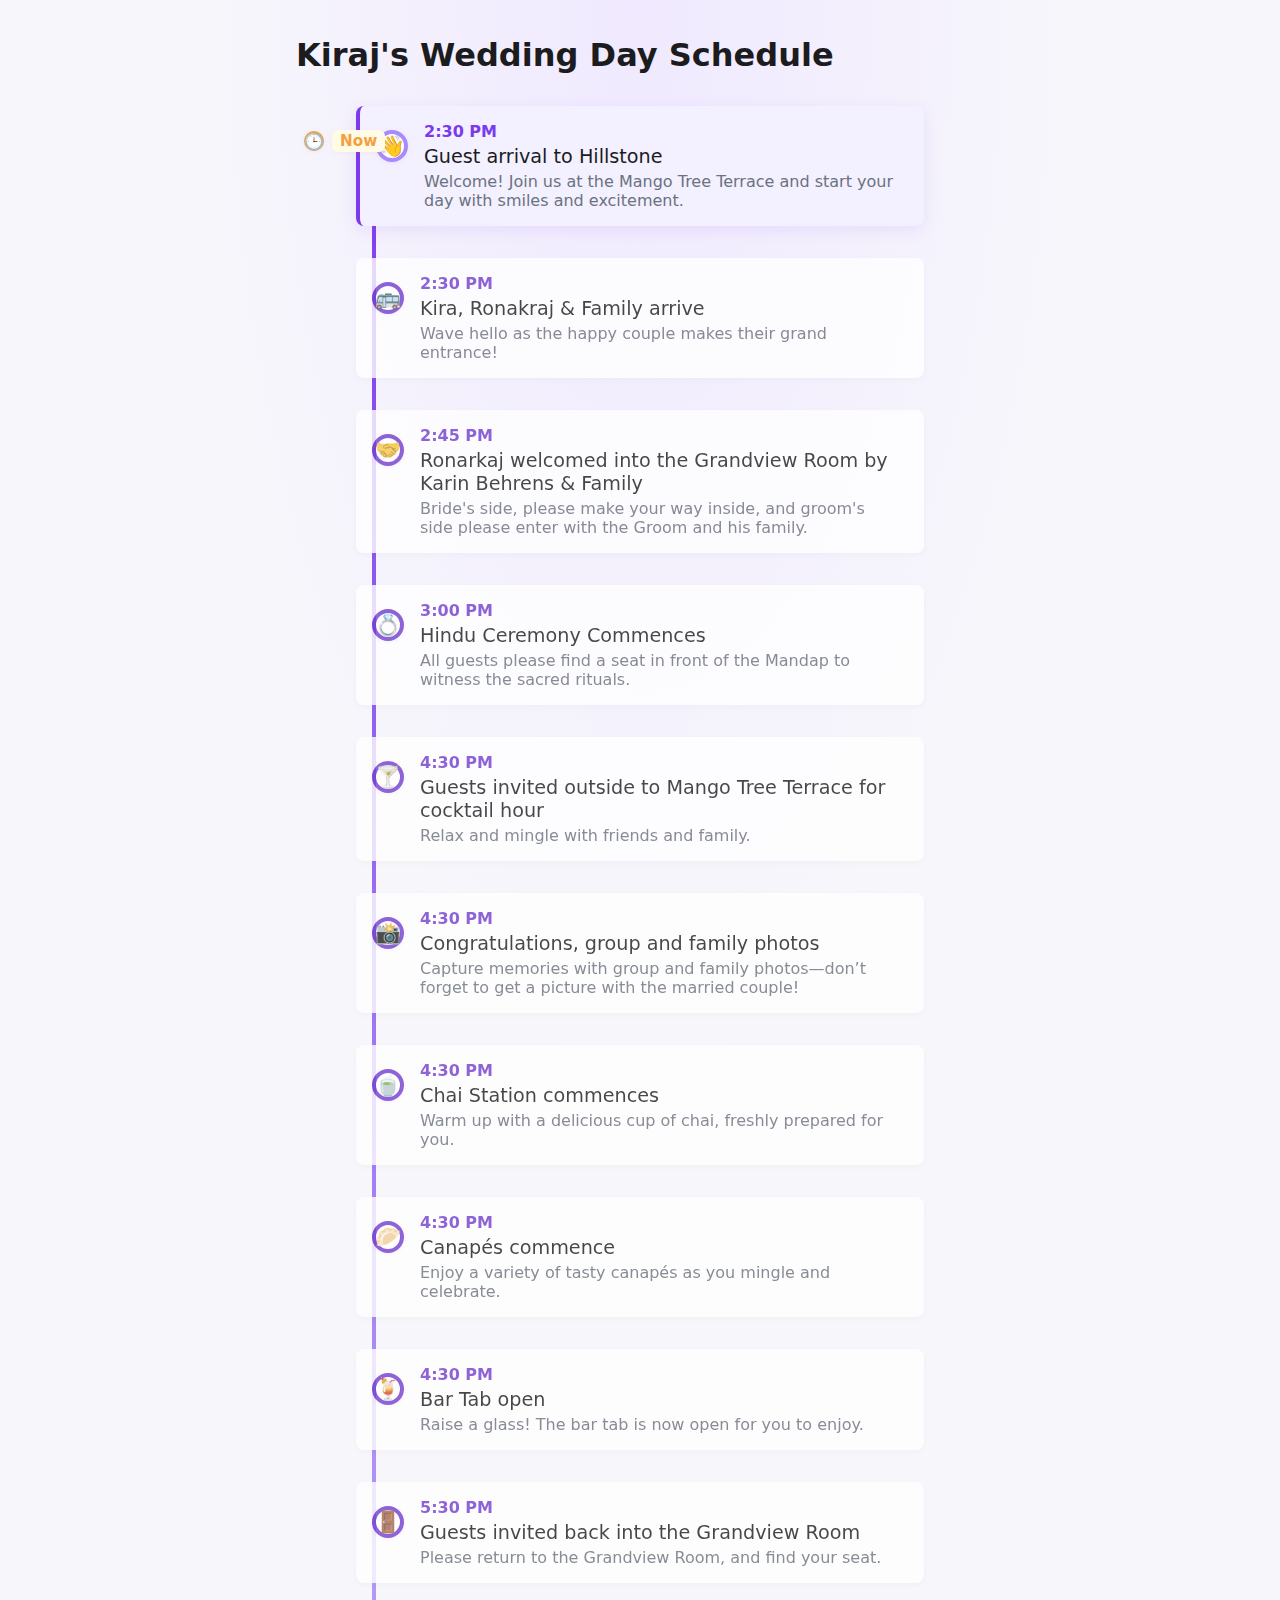
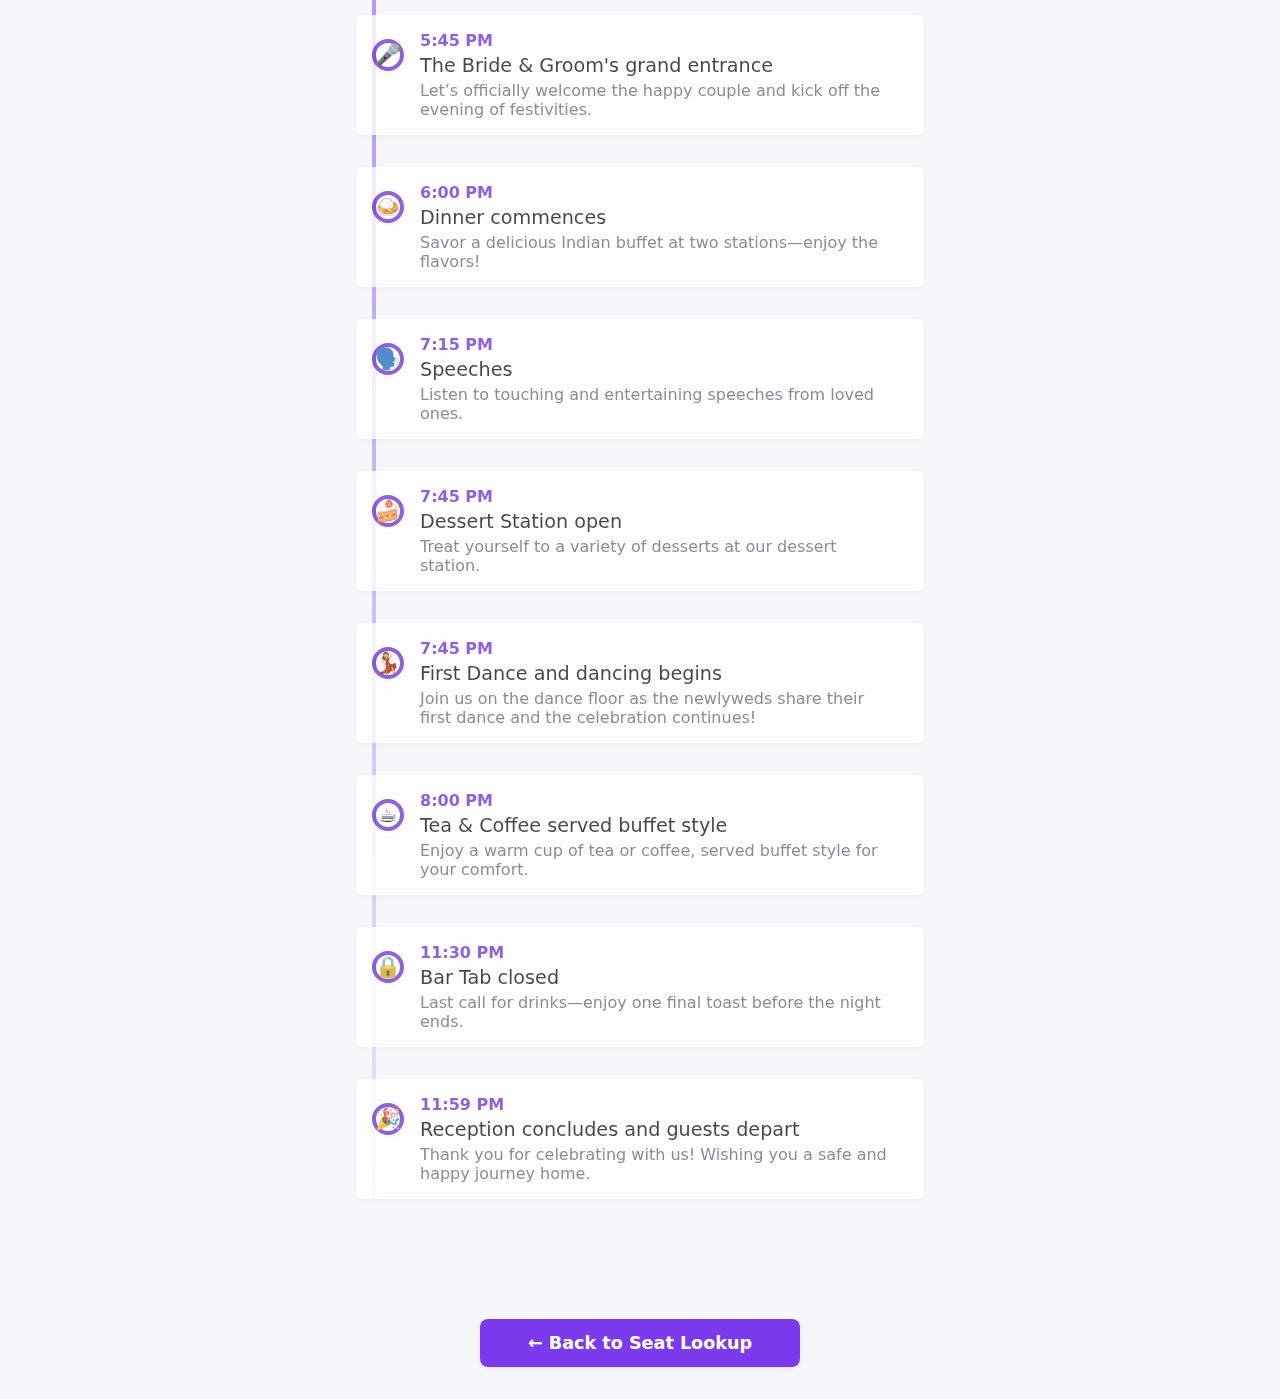
<file: schedule.html>
<head>
    <meta charset="UTF-8">
    <meta name="viewport" content="width=device-width, initial-scale=1.0">
    <title>Wedding Schedule</title>
    <link rel="stylesheet" href="style.css">
    <style>
      .timeline {
        margin: 32px auto;
        max-width: 600px;
        padding: 0 16px;
        position: relative;
      }
      .timeline::before {
        content: '';
        position: absolute;
        left: 32px;
        top: 0;
        bottom: 0;
        width: 4px;
        background: linear-gradient(var(--accent, #7c3aed), #e0e7ff);
        border-radius: 2px;
        z-index: 0;
      }
      .event {
        opacity: 0.8;
        filter: grayscale(0.2);
        transition: opacity 0.3s, filter 0.3s, background 0.2s;
        position: relative;
        background: var(--card, #fff);
        margin-bottom: 32px;
        padding: 16px 24px 16px 64px;
        border-radius: 8px;
        box-shadow: 0 2px 8px rgba(16,24,40,0.04);
        cursor: pointer;
        z-index: 1;
      }
      .event.selected {
        background: #f3f0ff;
        box-shadow: 0 4px 16px rgba(124,58,237,0.10);
        border-left: 4px solid var(--accent, #7c3aed);
      }
      .event.now {
        opacity: 1;
        filter: none;
        background: #fffbe6;
        border-left: 4px solid #f59e42;
        box-shadow: 0 4px 16px rgba(245,158,66,0.10);
        z-index: 2;
      }
      .event-dot {
        position: absolute;
        left: 16px;
        top: 24px;
        width: 32px;
        height: 32px;
        background: #fff;
        border: 4px solid var(--accent, #7c3aed);
        border-radius: 50%;
        display: flex;
        align-items: center;
        justify-content: center;
        font-size: 1.3rem;
        z-index: 2;
        box-shadow: 0 1px 4px rgba(124,58,237,0.08);
        transition: border 0.2s;
      }
      .event.selected .event-dot {
        border: 4px solid #a78bfa;
      }
      .event.now .event-dot {
        border: 4px solid #f59e42;
      }
      .event-time {
        font-weight: bold;
        color: var(--accent, #7c3aed);
        margin-bottom: 4px;
      }
      .event-title {
        font-size: 1.2rem;
        margin-bottom: 4px;
      }
      .event-desc {
        color: var(--muted, #6b7280);
        font-size: 1rem;
      }
      .now-marker {
        position: absolute;
        left: -56px;
        top: 24px;
        display: flex;
        align-items: center;
        z-index: 12;
        pointer-events: none;
      }
      .now-dot {
        width: 20px;
        height: 20px;
        background: #fffbe6;
        border: 4px solid #f59e42;
        border-radius: 50%;
        display: flex;
        align-items: center;
        justify-content: center;
        font-size: 1rem;
        color: #f59e42;
        box-shadow: 0 1px 4px rgba(245,158,66,0.12);
        margin-right: 6px;
      }
      .now-label {
        color: #f59e42;
        font-weight: bold;
        font-size: 0.95rem;
        background: #fffbe6;
        border-radius: 6px;
        padding: 2px 8px;
        box-shadow: 0 1px 4px rgba(245,158,66,0.08);
        margin-left: 2px;
      }
      @media (max-width: 600px) {
        .timeline {
          padding: 0 2px;
        }
        .event {
          padding-left: 56px;
        }
        .event-dot {
          left: 8px;
          width: 24px;
          height: 24px;
          font-size: 1rem;
        }
      }
      .return-btn {
        display: block;
        margin: 40px auto 32px auto;
        padding: 14px 32px;
        background: var(--accent, #7c3aed);
        color: #fff;
        font-weight: 600;
        font-size: 1.1rem;
        border-radius: 8px;
        text-decoration: none;
        box-shadow: 0 2px 8px rgba(124,58,237,0.08);
        transition: background 0.2s, color 0.2s, box-shadow 0.2s;
        text-align: center;
        max-width: 320px;
        text-align: center;
      }
      .return-btn:hover {
        background: #a78bfa;
        color: #fff;
        box-shadow: 0 4px 16px rgba(124,58,237,0.12);
      }
    </style>
  </head>
  </style>
<!DOCTYPE html>
<html lang="en">
<head>
  <meta charset="UTF-8">
  <meta name="viewport" content="width=device-width, initial-scale=1.0">
  <title>Wedding Schedule</title>
  <link rel="stylesheet" href="style.css">
  <style>
    .timeline {
      margin: 32px auto;
      max-width: 600px;
      padding: 0 16px;
      position: relative;
    }
    .timeline::before {
      content: '';
      position: absolute;
      left: 32px;
      top: 0;
      bottom: 0;
      width: 4px;
      background: linear-gradient(var(--accent, #7c3aed), #e0e7ff);
      border-radius: 2px;
      z-index: 0;
    }
    .event {
      position: relative;
      background: var(--card, #fff);
      margin-bottom: 32px;
      padding: 16px 24px 16px 64px;
      border-radius: 8px;
      box-shadow: 0 2px 8px rgba(16,24,40,0.04);
      transition: box-shadow 0.2s, background 0.2s;
      cursor: pointer;
      z-index: 1;
    }
    .event.selected {
      background: #f3f0ff;
      box-shadow: 0 4px 16px rgba(124,58,237,0.10);
      border-left: 4px solid var(--accent, #7c3aed);
    }
    .event-dot {
      position: absolute;
      left: 16px;
      top: 24px;
      width: 32px;
      height: 32px;
      background: #fff;
      border: 4px solid var(--accent, #7c3aed);
      border-radius: 50%;
      display: flex;
      align-items: center;
      justify-content: center;
      font-size: 1.3rem;
      z-index: 2;
      box-shadow: 0 1px 4px rgba(124,58,237,0.08);
      transition: border 0.2s;
    }
    .event.selected .event-dot {
      border: 4px solid #a78bfa;
    }
    .event-time {
      font-weight: bold;
      color: var(--accent, #7c3aed);
      margin-bottom: 4px;
    }
    .event-title {
      font-size: 1.2rem;
      margin-bottom: 4px;
    }
    .event-desc {
      color: var(--muted, #6b7280);
      font-size: 1rem;
    }
    @media (max-width: 600px) {
      .timeline {
        padding: 0 2px;
      }
      .event {
        padding-left: 56px;
      }
      .event-dot {
        left: 8px;
        width: 24px;
        height: 24px;
        font-size: 1rem;
      }
    }
  </style>
</head>
<body>
  <div class="container">
    <h1>Kiraj's Wedding Day Schedule</h1>
    <div class="timeline" id="timeline">
      <div class="event"><div class="event-dot">👋</div><div class="event-time">2:30 PM</div><div class="event-title">Guest arrival to Hillstone</div><div class="event-desc">Welcome! Join us at the Mango Tree Terrace and start your day with smiles and excitement.</div></div>
      <div class="event"><div class="event-dot">🚌</div><div class="event-time">2:30 PM</div><div class="event-title">Kira, Ronakraj & Family arrive</div><div class="event-desc">Wave hello as the happy couple makes their grand entrance!</div></div>
      <div class="event"><div class="event-dot">🤝</div><div class="event-time">2:45 PM</div><div class="event-title">Ronarkaj welcomed into the Grandview Room by Karin Behrens & Family</div><div class="event-desc">Bride's side, please make your way inside, and groom's side please enter with the Groom and his family.</div></div>
      <div class="event"><div class="event-dot">💍</div><div class="event-time">3:00 PM</div><div class="event-title">Hindu Ceremony Commences</div><div class="event-desc">All guests please find a seat in front of the Mandap to witness the sacred rituals.</div></div>
      <div class="event"><div class="event-dot">🍸</div><div class="event-time">4:30 PM</div><div class="event-title">Guests invited outside to Mango Tree Terrace for cocktail hour</div><div class="event-desc">Relax and mingle with friends and family.</div></div>
      <div class="event"><div class="event-dot">📸</div><div class="event-time">4:30 PM</div><div class="event-title">Congratulations, group and family photos</div><div class="event-desc">Capture memories with group and family photos—don’t forget to get a picture with the married couple!</div></div>
      <div class="event"><div class="event-dot">🍵</div><div class="event-time">4:30 PM</div><div class="event-title">Chai Station commences</div><div class="event-desc">Warm up with a delicious cup of chai, freshly prepared for you.</div></div>
      <div class="event"><div class="event-dot">🥟</div><div class="event-time">4:30 PM</div><div class="event-title">Canapés commence</div><div class="event-desc">Enjoy a variety of tasty canapés as you mingle and celebrate.</div></div>
      <div class="event"><div class="event-dot">🍹</div><div class="event-time">4:30 PM</div><div class="event-title">Bar Tab open</div><div class="event-desc">Raise a glass! The bar tab is now open for you to enjoy.</div></div>
      <div class="event"><div class="event-dot">🚪</div><div class="event-time">5:30 PM</div><div class="event-title">Guests invited back into the Grandview Room</div><div class="event-desc">Please return to the Grandview Room, and find your seat.</div></div>
      <div class="event"><div class="event-dot">🎤</div><div class="event-time">5:45 PM</div><div class="event-title">The Bride & Groom's grand entrance</div><div class="event-desc">Let’s officially welcome the happy couple and kick off the evening of festivities.</div></div>
      <div class="event"><div class="event-dot">🍛</div><div class="event-time">6:00 PM</div><div class="event-title">Dinner commences</div><div class="event-desc">Savor a delicious Indian buffet at two stations—enjoy the flavors!</div></div>
      <div class="event"><div class="event-dot">🗣️</div><div class="event-time">7:15 PM</div><div class="event-title">Speeches</div><div class="event-desc">Listen to touching and entertaining speeches from loved ones.</div></div>
      <div class="event"><div class="event-dot">🍰</div><div class="event-time">7:45 PM</div><div class="event-title">Dessert Station open</div><div class="event-desc">Treat yourself to a variety of desserts at our dessert station.</div></div>
      <div class="event"><div class="event-dot">💃</div><div class="event-time">7:45 PM</div><div class="event-title">First Dance and dancing begins</div><div class="event-desc">Join us on the dance floor as the newlyweds share their first dance and the celebration continues!</div></div>
      <div class="event"><div class="event-dot">☕</div><div class="event-time">8:00 PM</div><div class="event-title">Tea & Coffee served buffet style</div><div class="event-desc">Enjoy a warm cup of tea or coffee, served buffet style for your comfort.</div></div>
      <div class="event"><div class="event-dot">🔒</div><div class="event-time">11:30 PM</div><div class="event-title">Bar Tab closed</div><div class="event-desc">Last call for drinks—enjoy one final toast before the night ends.</div></div>
      <div class="event"><div class="event-dot">🎉</div><div class="event-time">11:59 PM</div><div class="event-title">Reception concludes and guests depart</div><div class="event-desc">Thank you for celebrating with us! Wishing you a safe and happy journey home.</div></div>
    </div>
  <script>
    // Helper: parse 12-hour time string to Date (Brisbane time)
    function parseEventTime(timeStr) {
      // e.g. '2:30 PM' => Date object for today in Australia/Brisbane
      const [_, hour, minute, ampm] = timeStr.match(/(\d{1,2}):(\d{2})\s*(AM|PM)/i) || [];
      if (!hour) return null;
      const now = new Date();
      // Get Brisbane time offset
      const brisbaneOffset = 10 * 60; // UTC+10, no DST for simplicity
      const localOffset = -now.getTimezoneOffset();
      const brisbaneNow = new Date(now.getTime() + (brisbaneOffset - localOffset) * 60000);
      const eventDate = new Date(brisbaneNow.getFullYear(), brisbaneNow.getMonth(), brisbaneNow.getDate(),
        (ampm.toUpperCase() === 'PM' ? (parseInt(hour) % 12) + 12 : parseInt(hour) % 12),
        parseInt(minute), 0, 0);
      return eventDate;
    }

    document.addEventListener('DOMContentLoaded', function() {
      const events = document.querySelectorAll('.event');
      // Interactive: highlight event on click
      events.forEach((ev, idx) => {
        ev.addEventListener('click', function() {
          events.forEach(e => e.classList.remove('selected'));
          ev.classList.add('selected');
          ev.scrollIntoView({ behavior: 'smooth', block: 'center' });
        });
        if(idx === 0) ev.classList.add('selected');
      });

      // Now indicator logic
      function updateNowIndicator(scrollToNow = false) {
        // Remove previous now/selected class and marker
        events.forEach(ev => {
          ev.classList.remove('now');
          ev.classList.remove('selected');
          const marker = ev.querySelector('.now-marker');
          if (marker) marker.remove();
        });
        let nowIdx = -1;
        const now = new Date();
        // Get Brisbane time offset
        const brisbaneOffset = 10 * 60; // UTC+10, no DST for simplicity
        const localOffset = -now.getTimezoneOffset();
        const brisbaneNow = new Date(now.getTime() + (brisbaneOffset - localOffset) * 60000);
        // Find the first event that is in the future or just started
        let minDiff = Infinity;
        events.forEach((ev, idx) => {
          const timeStr = ev.querySelector('.event-time').textContent.trim();
          const eventDate = parseEventTime(timeStr);
          if (!eventDate) return;
          const diff = eventDate - brisbaneNow;
          if (diff >= -15*60*1000 && diff < minDiff) { // within 15 min past or future
            minDiff = diff;
            nowIdx = idx;
          }
        });
        if (nowIdx >= 0) {
          events[nowIdx].classList.add('now');
          events[nowIdx].classList.add('selected');
          // Add visible marker
          const marker = document.createElement('div');
          marker.className = 'now-marker';
          marker.innerHTML = '<span class="now-dot">🕒</span><span class="now-label">Now</span>';
          events[nowIdx].prepend(marker);
          if (scrollToNow) {
            setTimeout(() => {
              events[nowIdx].scrollIntoView({ behavior: 'smooth', block: 'center' });
            }, 100);
          }
        }
      }
      updateNowIndicator(true); // scroll on first load
      setInterval(() => updateNowIndicator(true), 60 * 1000); // update every minute and scroll
    });
  </script>
    </div>
  </div>
  <a href="index.html" class="return-btn">&larr; Back to Seat Lookup</a>
  <style>
    .return-btn {
      display: block;
      margin: 40px auto 32px auto;
      padding: 14px 32px;
      background: var(--accent, #7c3aed);
      color: #fff;
      font-weight: 600;
      font-size: 1.1rem;
      border-radius: 8px;
      text-decoration: none;
      box-shadow: 0 2px 8px rgba(124,58,237,0.08);
      transition: background 0.2s, color 0.2s, box-shadow 0.2s;
      text-align: center;
      max-width: 320px;
      text-align: center;
    }
    .return-btn:hover {
      background: #a78bfa;
      color: #fff;
      box-shadow: 0 4px 16px rgba(124,58,237,0.12);
    }
  </style>
  </div>
</body>
</html>
</file>
<file: style.css>
:root {
  --bg: #f7f7fb;
  --card: #ffffff;
  --text: #1c1c1e;
  --muted: #6b7280;
  --accent: #7c3aed;
  --accent-contrast: #ffffff;
  --border: #e5e7eb;
}

* { box-sizing: border-box; }
html, body { margin: 0; padding: 0; }
body {
  font-family: system-ui, -apple-system, Segoe UI, Roboto, Ubuntu, Cantarell, 'Helvetica Neue', Arial, 'Noto Sans', 'Apple Color Emoji', 'Segoe UI Emoji', 'Segoe UI Symbol', 'Noto Color Emoji', sans-serif;
  color: var(--text);
  background: radial-gradient(60% 60% at 50% 0%, #f0e9ff 0%, var(--bg) 60%);
  min-height: 100vh;
}

.container {
  max-width: 720px;
  margin: 0 auto;
  padding: 24px 16px 48px;
}

h1 { font-size: 2rem; margin: 12px 0 4px; }
.sub { color: var(--muted); margin: 0 0 6px; }
.status { font-size: 0.95rem; color: var(--muted); margin: 8px 0 16px; }

.card {
  background: var(--card);
  border: 1px solid var(--border);
  border-radius: 12px;
  padding: 16px;
  box-shadow: 0 2px 10px rgba(16, 24, 40, 0.04);
  margin: 12px 0;
}

label { display: block; font-weight: 600; margin-bottom: 8px; }
.input-row { display: flex; gap: 8px; }
/* Suggestions dropdown for name input */
.suggestion {
  background: var(--card);
  border: 1px solid var(--border);
  border-radius: 6px;
  padding: 6px 12px;
  margin: 2px 0;
  cursor: pointer;
  font-size: 1rem;
  transition: background 0.2s;
}
.suggestion:hover {
  background: var(--accent);
  color: var(--accent-contrast);
}

input[type="text"] {
  flex: 1;
  padding: 12px 14px;
  border-radius: 10px;
  border: 1px solid var(--border);
  font-size: 1rem;
}

button {
  padding: 12px 16px;
  border-radius: 10px;
  border: none;
  background: var(--accent);
  color: var(--accent-contrast);
  font-weight: 600;
  cursor: pointer;
}

#result .card.success { border-left: 6px solid #34d399; }
#result .card.warn { border-left: 6px solid #fbbf24; }
#result h2 { margin: 0 0 8px; }
.note { color: var(--muted); }

.suggestions-list {
  list-style: none;
  padding-left: 0;
  margin: 8px 0 0;
  display: flex; flex-wrap: wrap; gap: 8px;
}
.suggestion {
  border: 1px solid var(--border);
  background: #fff; color: var(--text);
  padding: 8px 10px; border-radius: 999px; cursor: pointer;
}

footer { margin-top: 24px; text-align: center; }
.muted { color: var(--muted); font-size: 0.9rem; }
</file>
